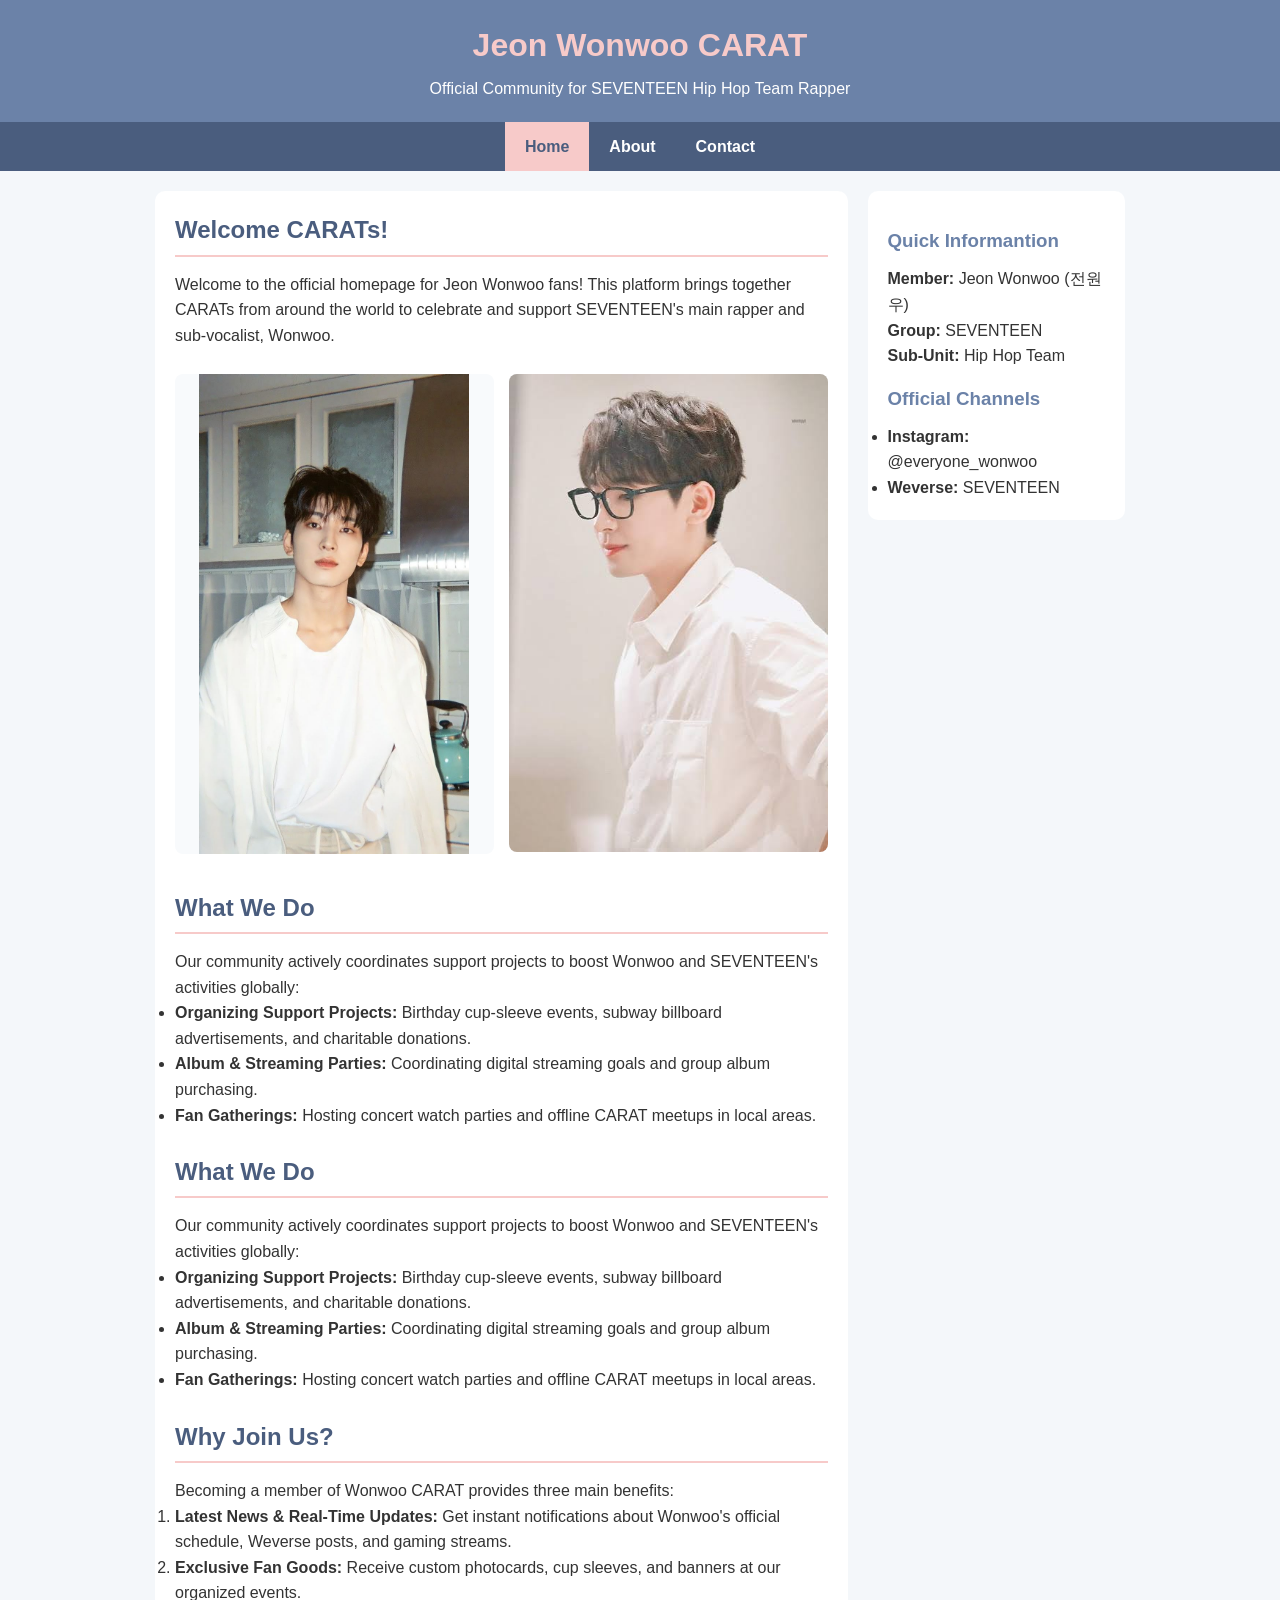
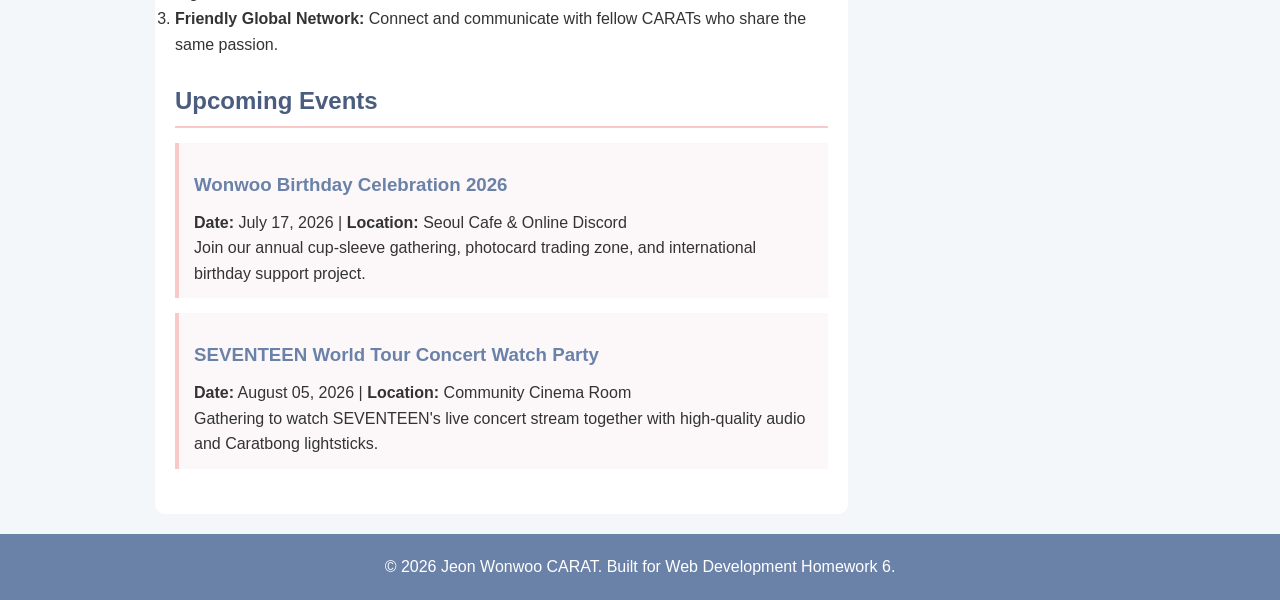
<file: Session-06/index.html>
<!DOCTYPE html>
<html lang="en">
<head>
  <meta charset="UTF-8">
  <meta name="viewport" content="width=device-width, initial-scale=1.0">
  <title>Jeon Wonwoo CARAT - Home</title>
  <link rel="stylesheet" href="css/style.css">
</head>
<body>

  <header>
    <h1>Jeon Wonwoo CARAT</h1>
    <p>Official Community for SEVENTEEN Hip Hop Team Rapper</p>
  </header>

  <nav>
    <ul>
      <li><a href="index.html" class="active">Home</a></li>
      <li><a href="about.html">About</a></li>
      <li><a href="contact.html">Contact</a></li>
    </ul>
  </nav>

  <div class="layout-container">
    
    <main>
      <section>
        <h2>Welcome CARATs!</h2>
        <p>Welcome to the official homepage for Jeon Wonwoo fans! This platform brings together CARATs from around the world to celebrate and support SEVENTEEN's main rapper and sub-vocalist, Wonwoo.</p>
        
        <div class="image-grid">
          <img src="images/image1.jpg" alt="Jeon Wonwoo wearing glasses and white shirt">
          <img src="images/image2.jpg" alt="Jeon Wonwoo casual portrait in kitchen">
        </div>
      </section>


      <section>
        <h2>What We Do</h2>
        <p>Our community actively coordinates support projects to boost Wonwoo and SEVENTEEN's activities globally:</p>
        <ul>
          <li><strong>Organizing Support Projects:</strong> Birthday cup-sleeve events, subway billboard advertisements, and charitable donations.</li>
          <li><strong>Album & Streaming Parties:</strong> Coordinating digital streaming goals and group album purchasing.</li>
          <li><strong>Fan Gatherings:</strong> Hosting concert watch parties and offline CARAT meetups in local areas.</li>
        </ul>
      </section>

      <section>
        <h2>What We Do</h2>
        <p>Our community actively coordinates support projects to boost Wonwoo and SEVENTEEN's activities globally:</p>
        <ul>
          <li><strong>Organizing Support Projects:</strong> Birthday cup-sleeve events, subway billboard advertisements, and charitable donations.</li>
          <li><strong>Album & Streaming Parties:</strong> Coordinating digital streaming goals and group album purchasing.</li>
          <li><strong>Fan Gatherings:</strong> Hosting concert watch parties and offline CARAT meetups in local areas.</li>
        </ul>
      </section>

      <section>
        <h2>Why Join Us?</h2>
        <p>Becoming a member of Wonwoo CARAT provides three main benefits:</p>
        <ol>
          <li><strong>Latest News & Real-Time Updates:</strong> Get instant notifications about Wonwoo's official schedule, Weverse posts, and gaming streams.</li>
          <li><strong>Exclusive Fan Goods:</strong> Receive custom photocards, cup sleeves, and banners at our organized events.</li>
          <li><strong>Friendly Global Network:</strong> Connect and communicate with fellow CARATs who share the same passion.</li>
        </ol>
      </section>

      <section>
        <h2>Upcoming Events</h2>
        <article class="event-card">
          <h3>Wonwoo Birthday Celebration 2026</h3>
          <p><strong>Date:</strong> July 17, 2026 | <strong>Location:</strong> Seoul Cafe & Online Discord</p>
          <p>Join our annual cup-sleeve gathering, photocard trading zone, and international birthday support project.</p>
        </article>

        <article class="event-card">
          <h3>SEVENTEEN World Tour Concert Watch Party</h3>
          <p><strong>Date:</strong> August 05, 2026 | <strong>Location:</strong> Community Cinema Room</p>
          <p>Gathering to watch SEVENTEEN's live concert stream together with high-quality audio and Caratbong lightsticks.</p>
        </article>
      </section>
    </main>

    <aside>
      <h3>Quick Informantion</h3>
      <p><strong>Member:</strong> Jeon Wonwoo (전원우)</p>
      <p><strong>Group:</strong> SEVENTEEN</p>
      <p><strong>Sub-Unit:</strong> Hip Hop Team</p>
      
      <h3>Official Channels</h3>
      <ul>
        <li><strong>Instagram:</strong> @everyone_wonwoo</li>
        <li><strong>Weverse:</strong> SEVENTEEN</li>
      </ul>
    </aside>

  </div>

  <footer>
    <p>&copy; 2026 Jeon Wonwoo CARAT. Built for Web Development Homework 6.</p>
  </footer>

</body>
</html>
</file>
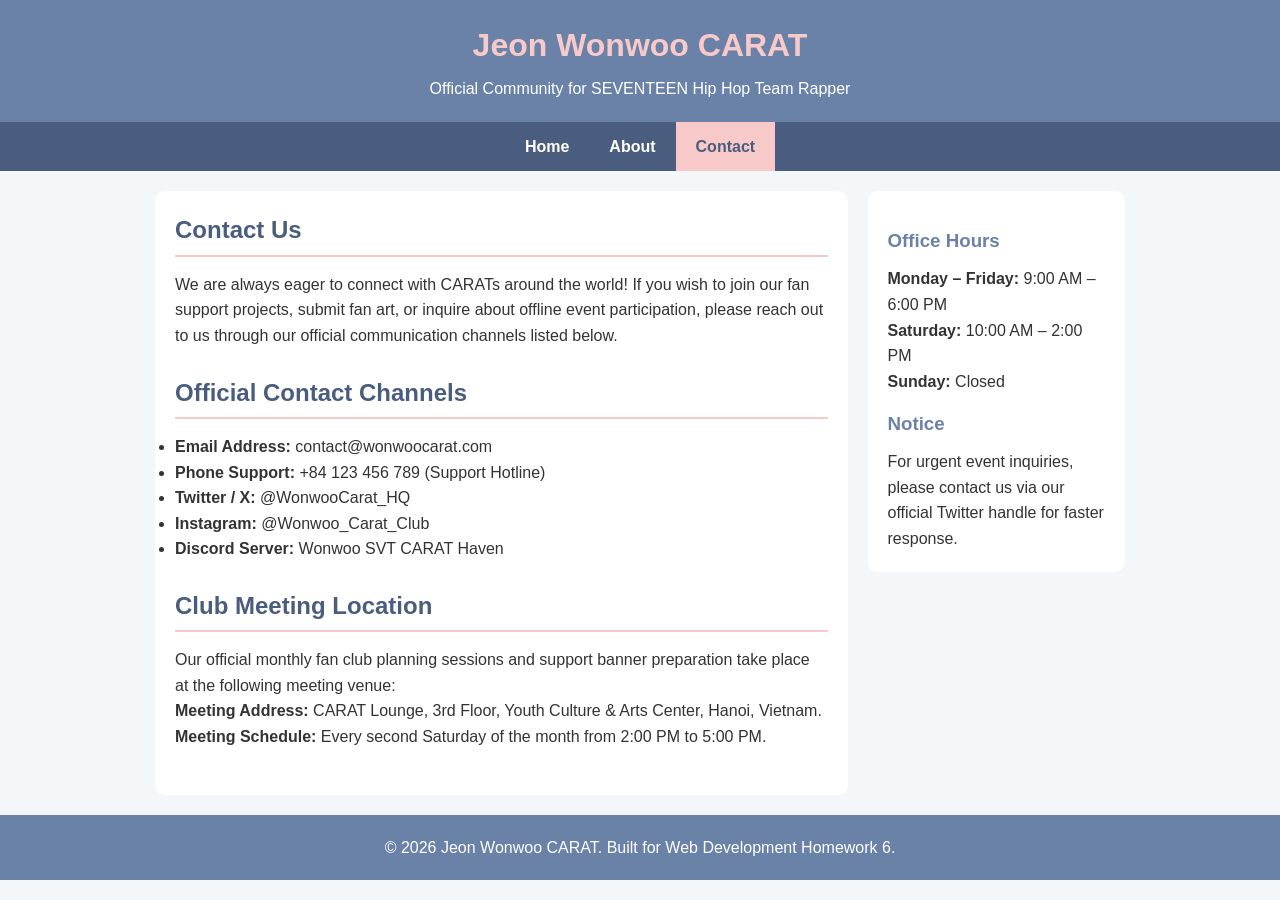
<file: Session-06/contact.html>
<!DOCTYPE html>
<html lang="en">
<head>
  <meta charset="UTF-8">
  <meta name="viewport" content="width=device-width, initial-scale=1.0">
  <title>Jeon Wonwoo CARAT - Contact Us</title>
  <link rel="stylesheet" href="css/style.css">
</head>
<body>

  <header>
    <h1>Jeon Wonwoo CARAT</h1>
    <p>Official Community for SEVENTEEN Hip Hop Team Rapper</p>
  </header>

  <nav>
    <ul>
      <li><a href="index.html">Home</a></li>
      <li><a href="about.html">About</a></li>
      <li><a href="contact.html" class="active">Contact</a></li>
    </ul>
  </nav>

  <div class="layout-container">
    
    <main>
      <section>
       
        <h2>Contact Us</h2>
        
        <p>We are always eager to connect with CARATs around the world! If you wish to join our fan support projects, submit fan art, or inquire about offline event participation, please reach out to us through our official communication channels listed below.</p>

      </section>

      <section>
        <h2>Official Contact Channels</h2>
        <ul>
          <li><strong>Email Address:</strong> contact@wonwoocarat.com</li>
          <li><strong>Phone Support:</strong> +84 123 456 789 (Support Hotline)</li>
          <li><strong>Twitter / X:</strong> @WonwooCarat_HQ</li>
          <li><strong>Instagram:</strong> @Wonwoo_Carat_Club</li>
          <li><strong>Discord Server:</strong> Wonwoo SVT CARAT Haven</li>
        </ul>
      </section>

      <section>
        <h2>Club Meeting Location</h2>
        <p>Our official monthly fan club planning sessions and support banner preparation take place at the following meeting venue:</p>
        <p><strong>Meeting Address:</strong> CARAT Lounge, 3rd Floor, Youth Culture & Arts Center, Hanoi, Vietnam.</p>
        <p><strong>Meeting Schedule:</strong> Every second Saturday of the month from 2:00 PM to 5:00 PM.</p>
      </section>
    </main>

    <aside>
      <h3>Office Hours</h3>
      <p><strong>Monday – Friday:</strong> 9:00 AM – 6:00 PM</p>
      <p><strong>Saturday:</strong> 10:00 AM – 2:00 PM</p>
      <p><strong>Sunday:</strong> Closed</p>

      <h3>Notice</h3>
      <p>For urgent event inquiries, please contact us via our official Twitter handle for faster response.</p>
    </aside>

  </div>
  <footer>
    <p>&copy; 2026 Jeon Wonwoo CARAT. Built for Web Development Homework 6.</p>
  </footer>

</body>
</html>
</file>
<file: Session-06/css/style.css>
/* 1. Reset cơ bản (Đã sửa lỗi dấu - thành dấu *) */
* {
  box-sizing: border-box;
  margin: 0;
  padding: 0;
}

body {
  font-family: Arial, sans-serif;
  line-height: 1.6;
  color: #333;
  background-color: #f4f7fa;
}

/* 2. Header & Footer (Màu Serenity đậm) */
header, footer {
  background-color: #6B82A8;
  color: #fff;
  text-align: center;
  padding: 20px;
}

header h1 {
  color: #F7CAC9; /* Rose Quartz */
  margin-bottom: 5px;
}

/* 3. Thanh menu điều hướng (Nav) */
nav {
  background-color: #4A5D7E;
}

nav ul {
  list-style: none;
  display: flex;
  justify-content: center;
}

nav a {
  display: block;
  padding: 12px 20px;
  color: #fff;
  text-decoration: none;
  font-weight: bold;
}

nav a:hover, nav a.active {
  background-color: #F7CAC9; 
  color: #4A5D7E;
}

/* 4. Khung bố cục 2 cột (Main & Aside) */
.layout-container {
  max-width: 1000px;
  margin: 20px auto;
  padding: 0 15px;
  display: flex;
  gap: 20px;
}

main {
  flex: 3;
  background-color: #fff;
  padding: 20px;
  border-radius: 10px;
}

aside {
  flex: 1;
  background-color: #fff;
  padding: 20px;
  border-radius: 10px;
  height: fit-content;
}

/* 5. Tiêu đề, Thẻ sự kiện & Kích thước ảnh */
h2 {
  color: #4A5D7E;
  border-bottom: 2px solid #F7CAC9;
  padding-bottom: 5px;
  margin-bottom: 15px;
}

h3 {
  color: #6B82A8;
  margin: 15px 0 10px;
}

section {
  margin-bottom: 25px;
}

/* Định dạng chung cho ảnh lẻ (ở trang About/Contact) */
img {
  max-width: 100%;
  height: auto;
  border-radius: 6px;
  display: block;
  margin: 10px 0;
}

/* Lưới 2 ảnh thẳng hàng (ở trang index.html) */
.image-grid {
  display: flex;
  gap: 15px;
  margin: 15px 0;
  align-items: flex-start;
}

.image-grid img {
  width: calc(50% - 7.5px);   /* Chia đều 2 cột */
  height: auto;               /* Tự động điều chỉnh chiều cao theo tỉ lệ ảnh gốc */
  max-height: 480px;          /* Chiều cao tối đa đủ để chứa hết ảnh dọc */
  object-fit: contain;        /* HIỂN THỊ TOÀN BỘ ẢNH - Không bị cắt mất bất kỳ pixel nào */
  background-color: #f8fafc;  /* Màu nền nhẹ làm nổi bật ảnh */
  border-radius: 8px;
}

.event-card {
  background-color: #fcf8fa;
  border-left: 4px solid #F7CAC9;
  padding: 12px 15px;
  margin-bottom: 15px;
}

table {
  width: 100%;
  border-collapse: collapse;
  margin-top: 10px;
}

table th, table td {
  border: 1px solid #ddd;
  padding: 8px 12px;
  text-align: left;
}

table th {
  background-color: #92A8D1;
  color: #fff;
}

table tr:nth-child(even) {
  background-color: #f5a8a8;
}
</file>
